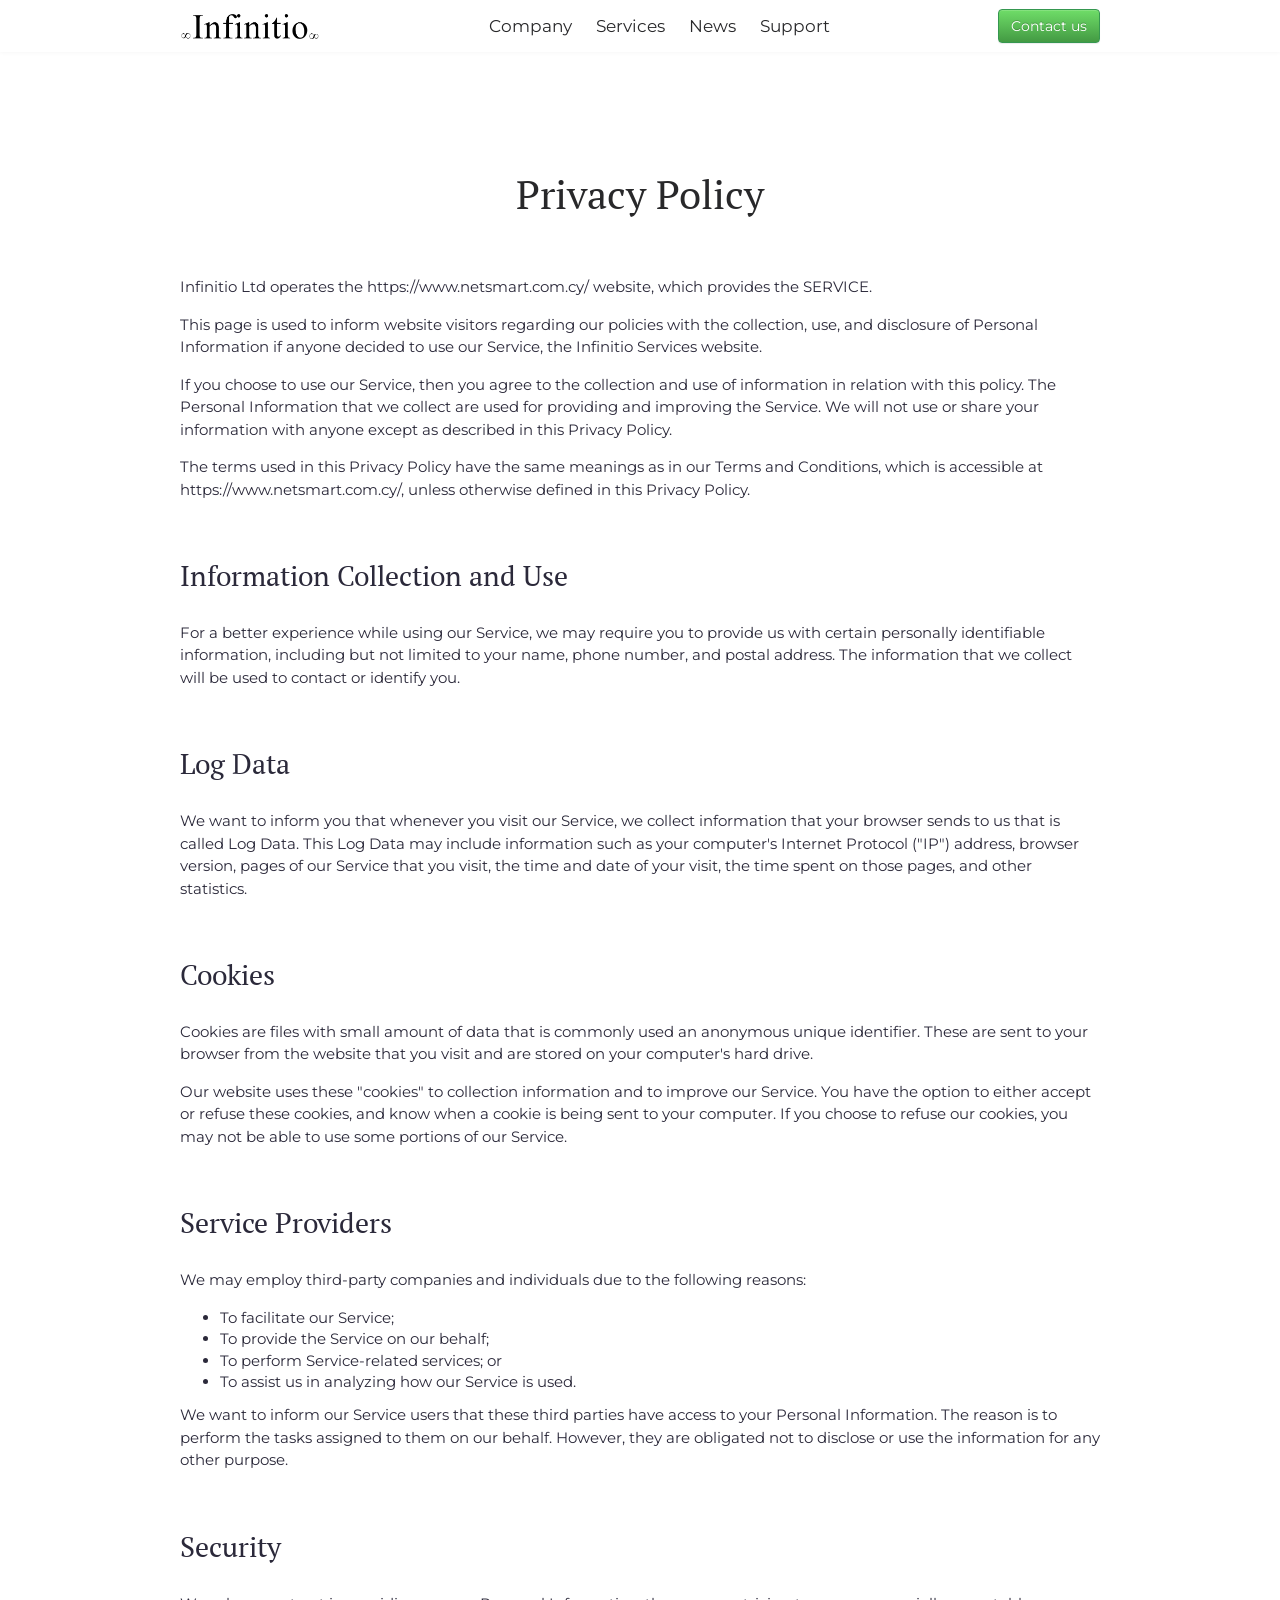
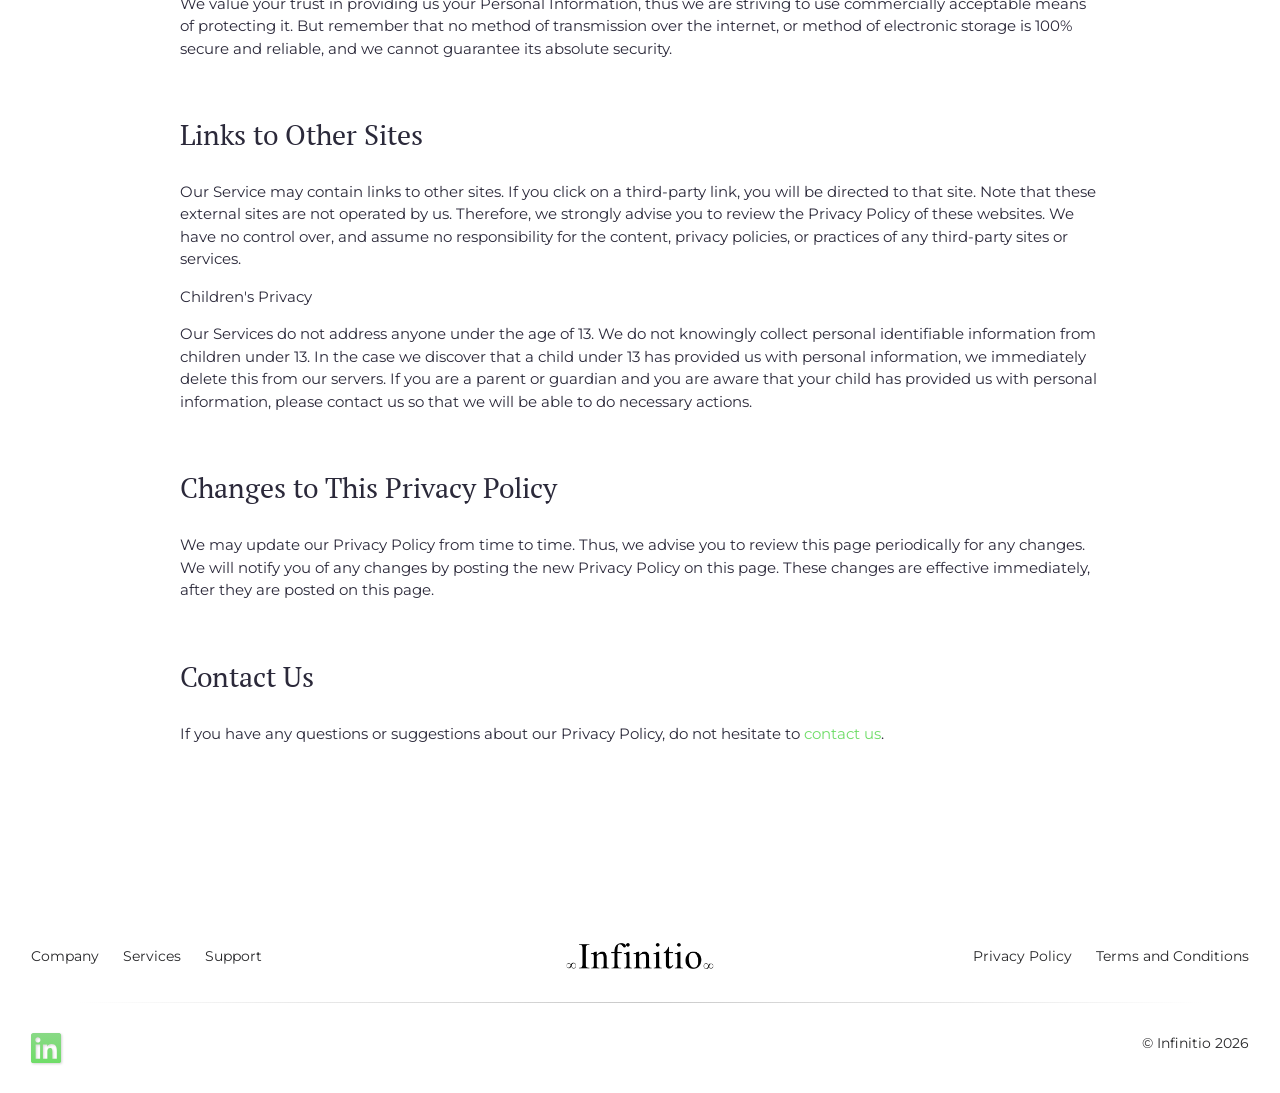
<file: policy.html>
<!doctype html>
<html class="no-js" lang="">

<head>
  <meta charset="utf-8">
  <title>Infinitio - Privacy Policy</title>
  <meta name="description" content="">
  <meta name="viewport" content="width=device-width, initial-scale=1">

  <meta property="og:title" content="">
  <meta property="og:type" content="">
  <meta property="og:url" content="">
  <meta property="og:image" content="">
  <link rel="apple-touch-icon" href="icon.png">
  <!-- Place favicon.ico in the root directory -->
  <link rel="stylesheet" href="css/normalize.css">
  <link rel="stylesheet" href="css/bootstrap.css">
  <link rel="stylesheet" href="css/bootstrap-theme.css">
  <link rel="stylesheet" href="css/main.css">
  <link rel="preconnect" href="https://fonts.googleapis.com">
  <link rel="preconnect" href="https://fonts.gstatic.com" crossorigin>
  <link href="https://fonts.googleapis.com/css2?family=Montserrat:wght@400;600&display=swap" rel="stylesheet">
  <meta name="theme-color" content="#fafafa">
</head>
<body>
<header>
  <div class="container">
    <div class="header_container col-md-12">
      <a href="index.html">
      <img class="header__logo" src="./img/logo.png" alt="logo">
      </a>
      <nav class="xs-d-none">
        <a href="index.html#company">Company</a>
        <a href="index.html#services">Services</a>
        <a href="https://www.linkedin.com/company/netsmart-cyprus-ltd./">News</a>
        <a href="support.html">Support</a>

      </nav>
      <div class="menu-toggle">
        <div class="bar"></div>
        <div class="bar"></div>
        <div class="bar"></div>
      </div>
      <a href="index.html#contact_us" class="btn btn-primary">Contact us</a>

      <nav class="mobile-menu">
        <a href="index.html#company">Company</a>
        <a href="index.html#services">Services</a>
        <a href="https://www.linkedin.com/company/netsmart-cyprus-ltd./">News</a>
        <a href="support.html">Support</a>
      </nav>
    </div>

  </div>

</header>
<section style="min-height: calc(100vh - 287px); margin-top: 52px" id="contact_us">
  <div class="container  gsapUp">
    <div class="col-sm-12 terms">
      <h2>Privacy Policy</h2>

      <p>Infinitio Ltd operates the https://www.netsmart.com.cy/ website, which provides the SERVICE.</p>

      <p>This page is used to inform website visitors regarding our policies with the collection, use, and disclosure of Personal Information if anyone decided to use our Service, the Infinitio Services website.</p>

      <p>If you choose to use our Service, then you agree to the collection and use of information in relation with this policy. The Personal Information that we collect are used for providing and improving the Service. We will not use or share your information with anyone except as described in this Privacy Policy.</p>

      <p>The terms used in this Privacy Policy have the same meanings as in our Terms and Conditions, which is accessible at https://www.netsmart.com.cy/, unless otherwise defined in this Privacy Policy.</p>

      <h3>Information Collection and Use</h3>

      <p>For a better experience while using our Service, we may require you to provide us with certain personally identifiable information, including but not limited to your name, phone number, and postal address. The information that we collect will be used to contact or identify you.</p>

      <h3>Log Data</h3>

      <p>We want to inform you that whenever you visit our Service, we collect information that your browser sends to us that is called Log Data. This Log Data may include information such as your computer's Internet Protocol ("IP") address, browser version, pages of our Service that you visit, the time and date of your visit, the time spent on those pages, and other statistics.</p>

      <h3>Cookies</h3>

      <p>Cookies are files with small amount of data that is commonly used an anonymous unique identifier. These are sent to your browser from the website that you visit and are stored on your computer's hard drive.</p>

      <p>Our website uses these "cookies" to collection information and to improve our Service. You have the option to either accept or refuse these cookies, and know when a cookie is being sent to your computer. If you choose to refuse our cookies, you may not be able to use some portions of our Service.</p>

      <h3>Service Providers</h3>

      <p>We may employ third-party companies and individuals due to the following reasons:</p>

      <ul>
        <li>To facilitate our Service;</li>
        <li>To provide the Service on our behalf;</li>
        <li>To perform Service-related services; or</li>
        <li>To assist us in analyzing how our Service is used.</li>
      </ul>

      <p>We want to inform our Service users that these third parties have access to your Personal Information. The reason is to perform the tasks assigned to them on our behalf. However, they are obligated not to disclose or use the information for any other purpose.</p>

      <h3>Security</h3>

      <p>We value your trust in providing us your Personal Information, thus we are striving to use commercially acceptable means of protecting it. But remember that no method of transmission over the internet, or method of electronic storage is 100% secure and reliable, and we cannot guarantee its absolute security.</p>

      <h3>Links to Other Sites</h3>

      <p>Our Service may contain links to other sites. If you click on a third-party link, you will be directed to that site. Note that these external sites are not operated by us. Therefore, we strongly advise you to review the Privacy Policy of these websites. We have no control over, and assume no responsibility for the content, privacy policies, or practices of any third-party sites or services.</p>

      <p>Children's Privacy</p>

      <p>Our Services do not address anyone under the age of 13. We do not knowingly collect personal identifiable information from children under 13. In the case we discover that a child under 13 has provided us with personal information, we immediately delete this from our servers. If you are a parent or guardian and you are aware that your child has provided us with personal information, please contact us so that we will be able to do necessary actions.</p>

      <h3>Changes to This Privacy Policy</h3>

      <p>We may update our Privacy Policy from time to time. Thus, we advise you to review this page periodically for any changes. We will notify you of any changes by posting the new Privacy Policy on this page. These changes are effective immediately, after they are posted on this page.</p>


      <h3>Contact Us</h3>

      <p>If you have any questions or suggestions about our Privacy Policy, do not hesitate to <a href="support.html">contact us</a>.</p>
    </div>
    <div class="clearfix"></div>
    <p></p>

  </div>
</section>
<footer>
  <div class="col-sm-12 py-1 d-flex justify-content-between align-items-center">
    <nav>
      <a href="index.html#company">Company</a>
      <a href="index.html#services">Services</a>
      <a href="support.html">Support</a>

    </nav>
    <img class="logoCenter" src="img/logo.png" alt="logo">
    <nav>
      <a href="policy.html">Privacy Policy</a>
      <a href="terms.html">Terms and Conditions</a>
    </nav>

  </div>
  <div class="col-sm-12">
    <div class="divider div-transparent mb-0"></div>
  </div>
  <div class="col-sm-12 py-1 d-flex justify-content-between footer_second">

    <a style="margin: 0 16px" href="https://www.linkedin.com/company/netsmart-cyprus-ltd./">
      <svg class="social" viewBox="0 0 111 110" xmlns="http://www.w3.org/2000/svg">
        <linearGradient id="grad1" x1="0%" y1="0%" x2="0%" y2="100%">
          <stop offset="0%" style="stop-color:#89d986;stop-opacity:1"/>
          <stop offset="100%" style="stop-color:#6fdd68;stop-opacity:1"/>
        </linearGradient>
        <path fill="url(#grad1)"
              d="M102.571 0H7.86545C3.52589 0 0 3.57521 0 7.96408V102.497C0 106.886 3.52589 110.462 7.86545 110.462H102.571C106.911 110.462 110.462 106.886 110.462 102.497V7.96408C110.462 3.57521 106.911 0 102.571 0ZM33.385 94.6813H17.013V41.9655H33.4097V94.6813H33.385ZM25.199 34.7658C19.9472 34.7658 15.7063 30.5002 15.7063 25.273C15.7063 20.0458 19.9472 15.7802 25.199 15.7802C30.4262 15.7802 34.6918 20.0458 34.6918 25.273C34.6918 30.5249 30.4509 34.7658 25.199 34.7658ZM94.7553 94.6813H78.3833V69.0385C78.3833 62.9236 78.26 55.0582 69.8768 55.0582C61.3456 55.0582 60.0388 61.7155 60.0388 68.5946V94.6813H43.6668V41.9655H59.3731V49.1652H59.595C61.7894 45.0229 67.1399 40.6587 75.104 40.6587C91.6732 40.6587 94.7553 51.5816 94.7553 65.7838V94.6813Z"/>
      </svg>
    </a>
    <span style="margin: 0 16px"> © Infinitio&nbsp;<span id="year"></span></span>
  </div>

</footer>
<script src="js/main.js"></script>
</body>
</html>
</file>
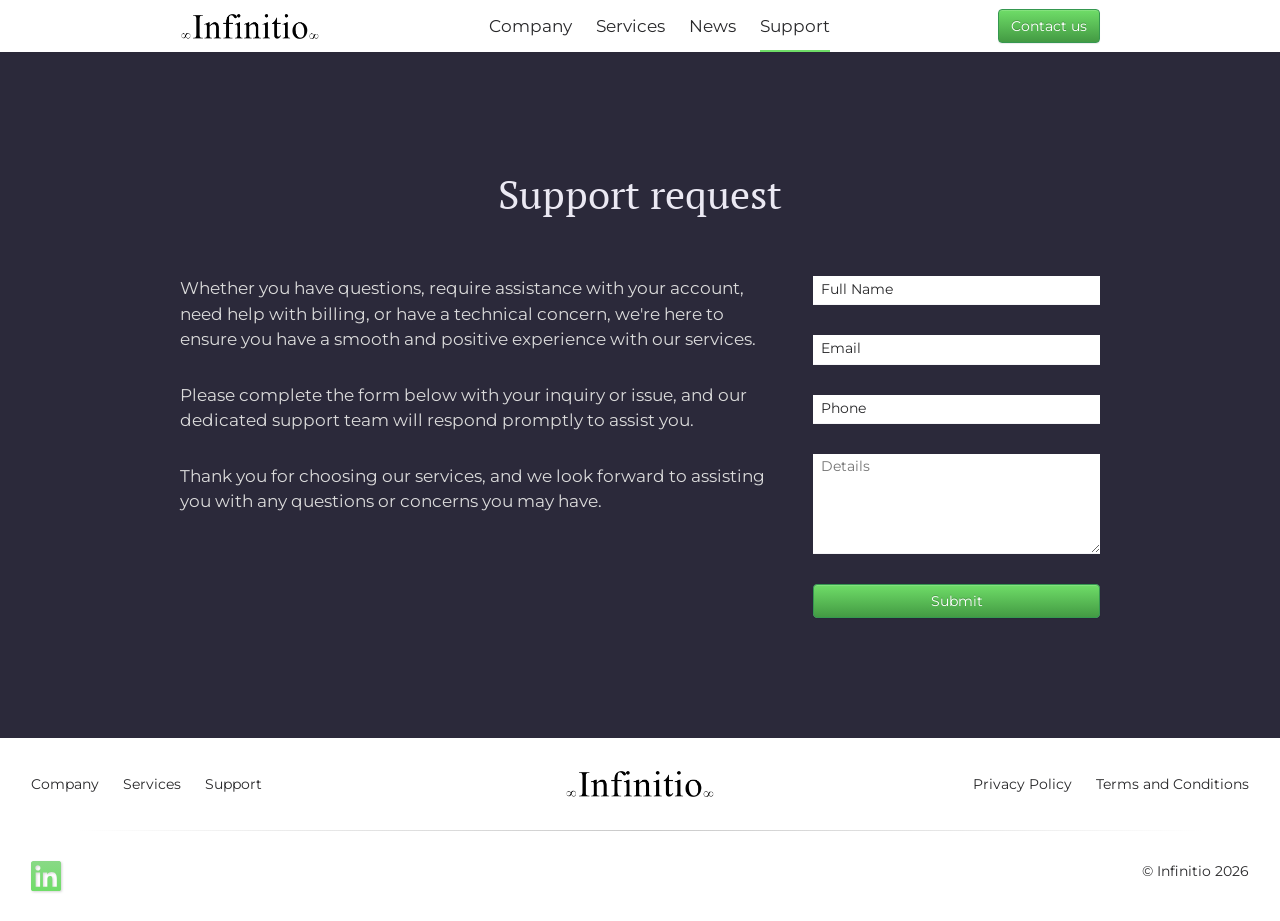
<file: support.html>
<!doctype html>
<html class="no-js" lang="">

<head>
  <meta charset="utf-8">
  <title>Infinitio - Support</title>
  <meta name="description" content="">
  <meta name="viewport" content="width=device-width, initial-scale=1">

  <meta property="og:title" content="">
  <meta property="og:type" content="">
  <meta property="og:url" content="">
  <meta property="og:image" content="">
  <link rel="apple-touch-icon" href="icon.png">
  <!-- Place favicon.ico in the root directory -->
  <link rel="stylesheet" href="css/normalize.css">
  <link rel="stylesheet" href="css/bootstrap.css">
  <link rel="stylesheet" href="css/bootstrap-theme.css">
  <link rel="stylesheet" href="css/main.css">
  <link rel="preconnect" href="https://fonts.googleapis.com">
  <link rel="preconnect" href="https://fonts.gstatic.com" crossorigin>
  <link href="https://fonts.googleapis.com/css2?family=Montserrat:wght@400;600&display=swap" rel="stylesheet">
  <meta name="theme-color" content="#fafafa">
</head>
<body>
<header>
  <div class="container">
    <div class="header_container col-md-12">
      <a href="index.html">
        <img class="header__logo" src="./img/logo.png" alt="logo">
      </a>
      <nav class="xs-d-none">
        <a href="index.html#company">Company</a>
        <a href="index.html#services">Services</a>
        <a href="https://www.linkedin.com/company/netsmart-cyprus-ltd./">News</a>
        <a class="active" href="support.html">Support</a>

      </nav>
      <div class="menu-toggle">
        <div class="bar"></div>
        <div class="bar"></div>
        <div class="bar"></div>
      </div>
      <a href="index.html#contact_us" class="btn btn-primary">Contact us</a>

      <nav class="mobile-menu">
        <a href="index.html#company">Company</a>
        <a href="index.html#services">Services</a>
        <a href="https://www.linkedin.com/company/netsmart-cyprus-ltd./">News</a>
        <a class="active" href="support.html">Support</a>
      </nav>
    </div>

  </div>

</header>
<section class="bg-grey" style="min-height: calc(100vh - 287px); margin-top: 52px" id="contact_us">
  <div class="container  gsapUp">
    <div class="col-sm-12">
      <h2 class="text-center text-main-lighter">Support request</h2>
    </div>
    <div class="clearfix"></div>
    <div class="flex-wrap">
      <div class="col-sm-8">
        <p class="text-neutral">Whether you have questions, require assistance with your account, need help
          with billing, or have a technical concern, we're here to ensure you have a smooth and positive experience with
          our services.</p>
        <p class=" text-neutral">Please complete the form below with your inquiry or issue, and our dedicated support team will respond
          promptly to assist you.</p>
        <p class=" text-neutral">Thank you for choosing our services, and we look forward to assisting you with any questions or concerns you may have.</p>
      </div>
      <form name="contactSuccess" id="contactform" method="post" class="col-sm-4 d-flex flex-column justify-content-between">
        <input type="hidden" name="form-name" value="supportForm">
        <div class="xs-mb-1 input-container">
          <input placeholder=" " id="name" name="fullContactName" class="text-input mb-1"
                                                    type="text"><label
          for="name">Full Name</label></div>
        <div class="xs-mb-1 input-container">
          <input placeholder=" " id="contactEmail" name="contactEmail" id="contactEmail" class="text-input mb-1" type="text">
          <label for="contactEmail">Email</label></div>
        <div class="xs-mb-1 input-container">
          <input placeholder=" " name="formContactPhone" id="contactPhone" class="text-input mb-1" type="text"><label
          for="email">Phone</label></div>
        <div class="xs-mb-1 input-container">
          <textarea style="font-size: 14px; min-height: 100px" placeholder="Details"
                                                       id="email" class="text-input mb-1" type="text"></textarea></div>

        <input class="btn btn-primary" value="Submit" type="submit"></form>
    </div>

  </div>
</section>
<footer>
  <div class="col-sm-12 py-1 d-flex justify-content-between align-items-center">
    <nav>
      <a href="index.html#company">Company</a>
      <a href="index.html#services">Services</a>
      <a href="support.html">Support</a>

    </nav>
    <img class="logoCenter" src="img/logo.png" alt="logo">
    <nav>
      <a href="policy.html">Privacy Policy</a>
      <a href="terms.html">Terms and Conditions</a>
    </nav>

  </div>
  <div class="col-sm-12">
    <div class="divider div-transparent mb-0"></div>
  </div>
  <div class="col-sm-12 py-1 d-flex justify-content-between footer_second">

    <a style="margin: 0 16px" href="https://www.linkedin.com/company/netsmart-cyprus-ltd./">
      <svg class="social" viewBox="0 0 111 110" xmlns="http://www.w3.org/2000/svg">
        <linearGradient id="grad1" x1="0%" y1="0%" x2="0%" y2="100%">
          <stop offset="0%" style="stop-color:#89d986;stop-opacity:1"/>
          <stop offset="100%" style="stop-color:#6fdd68;stop-opacity:1"/>
        </linearGradient>
        <path fill="url(#grad1)"
              d="M102.571 0H7.86545C3.52589 0 0 3.57521 0 7.96408V102.497C0 106.886 3.52589 110.462 7.86545 110.462H102.571C106.911 110.462 110.462 106.886 110.462 102.497V7.96408C110.462 3.57521 106.911 0 102.571 0ZM33.385 94.6813H17.013V41.9655H33.4097V94.6813H33.385ZM25.199 34.7658C19.9472 34.7658 15.7063 30.5002 15.7063 25.273C15.7063 20.0458 19.9472 15.7802 25.199 15.7802C30.4262 15.7802 34.6918 20.0458 34.6918 25.273C34.6918 30.5249 30.4509 34.7658 25.199 34.7658ZM94.7553 94.6813H78.3833V69.0385C78.3833 62.9236 78.26 55.0582 69.8768 55.0582C61.3456 55.0582 60.0388 61.7155 60.0388 68.5946V94.6813H43.6668V41.9655H59.3731V49.1652H59.595C61.7894 45.0229 67.1399 40.6587 75.104 40.6587C91.6732 40.6587 94.7553 51.5816 94.7553 65.7838V94.6813Z"/>
      </svg>
    </a>
    <span style="margin: 0 16px"> © Infinitio&nbsp;<span id="year"></span></span>
  </div>

</footer>
</body>
<script src="js/main.js"></script>
</html>
</file>
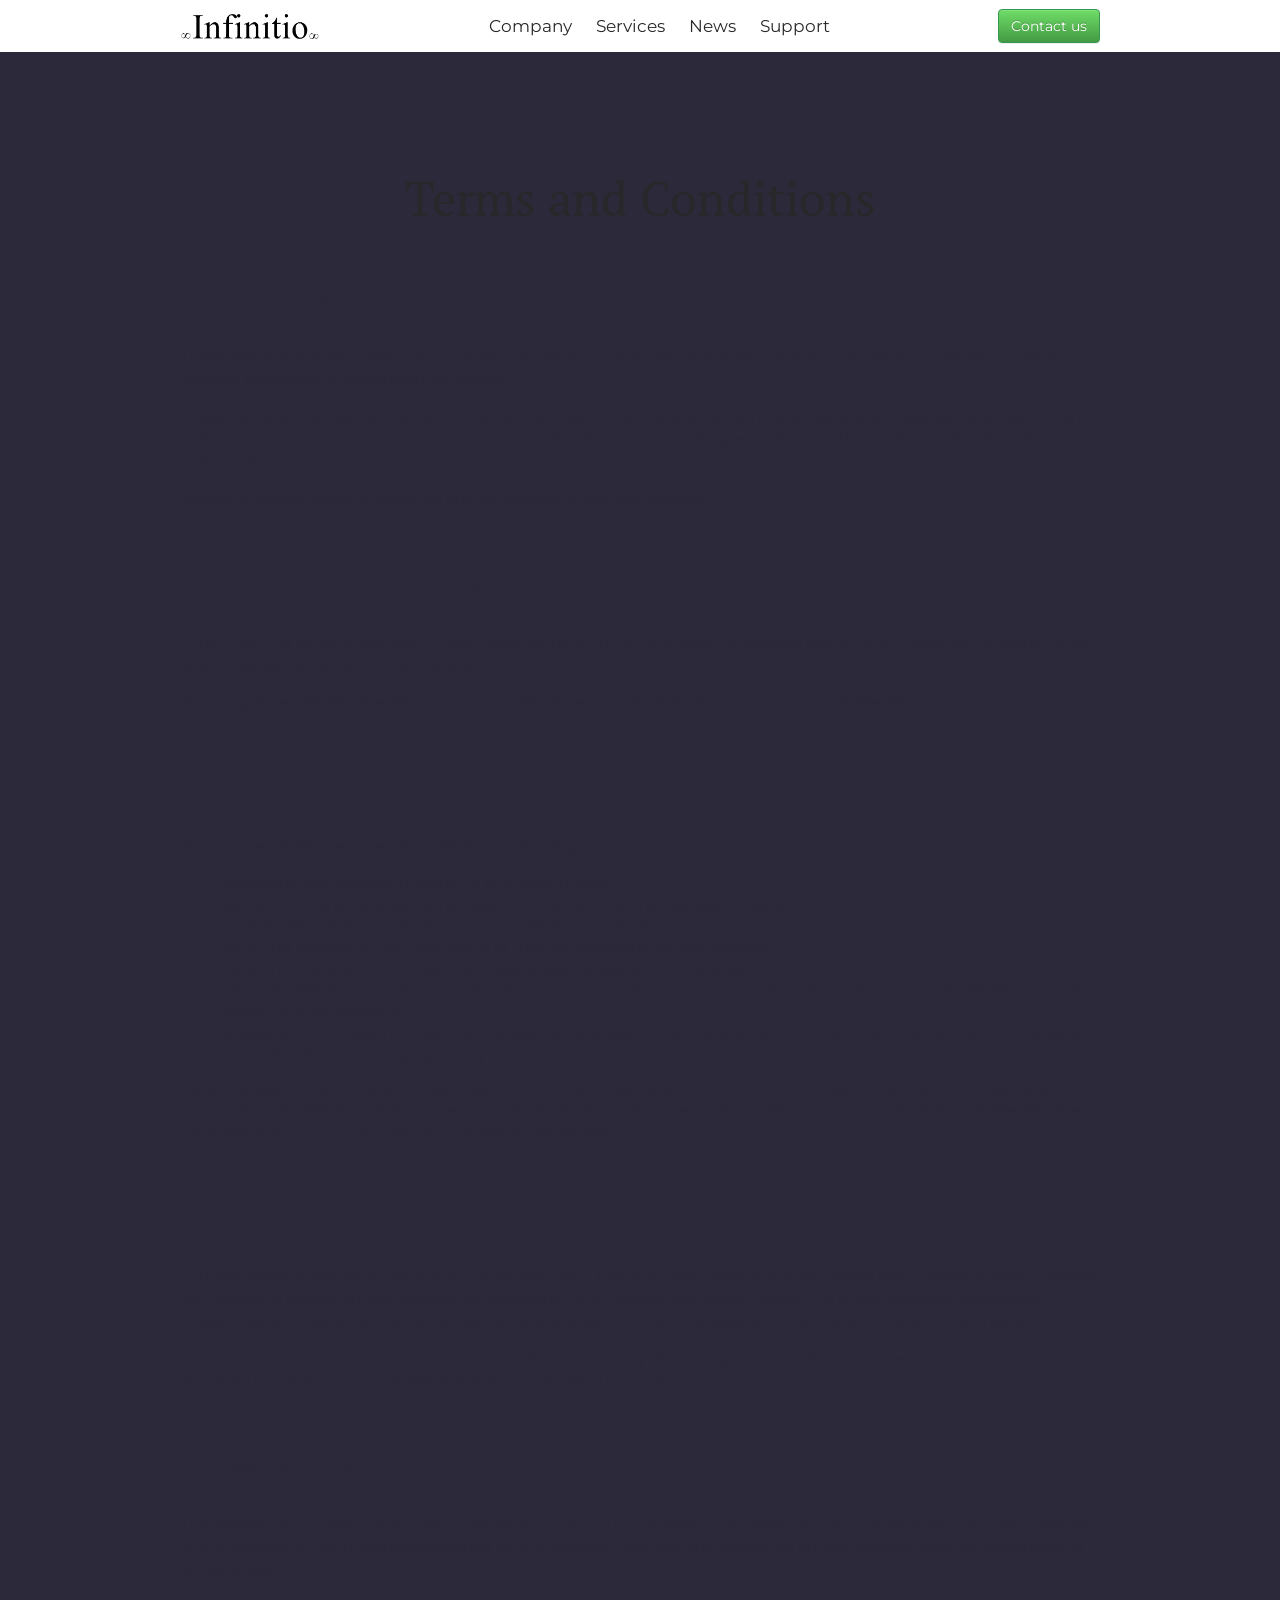
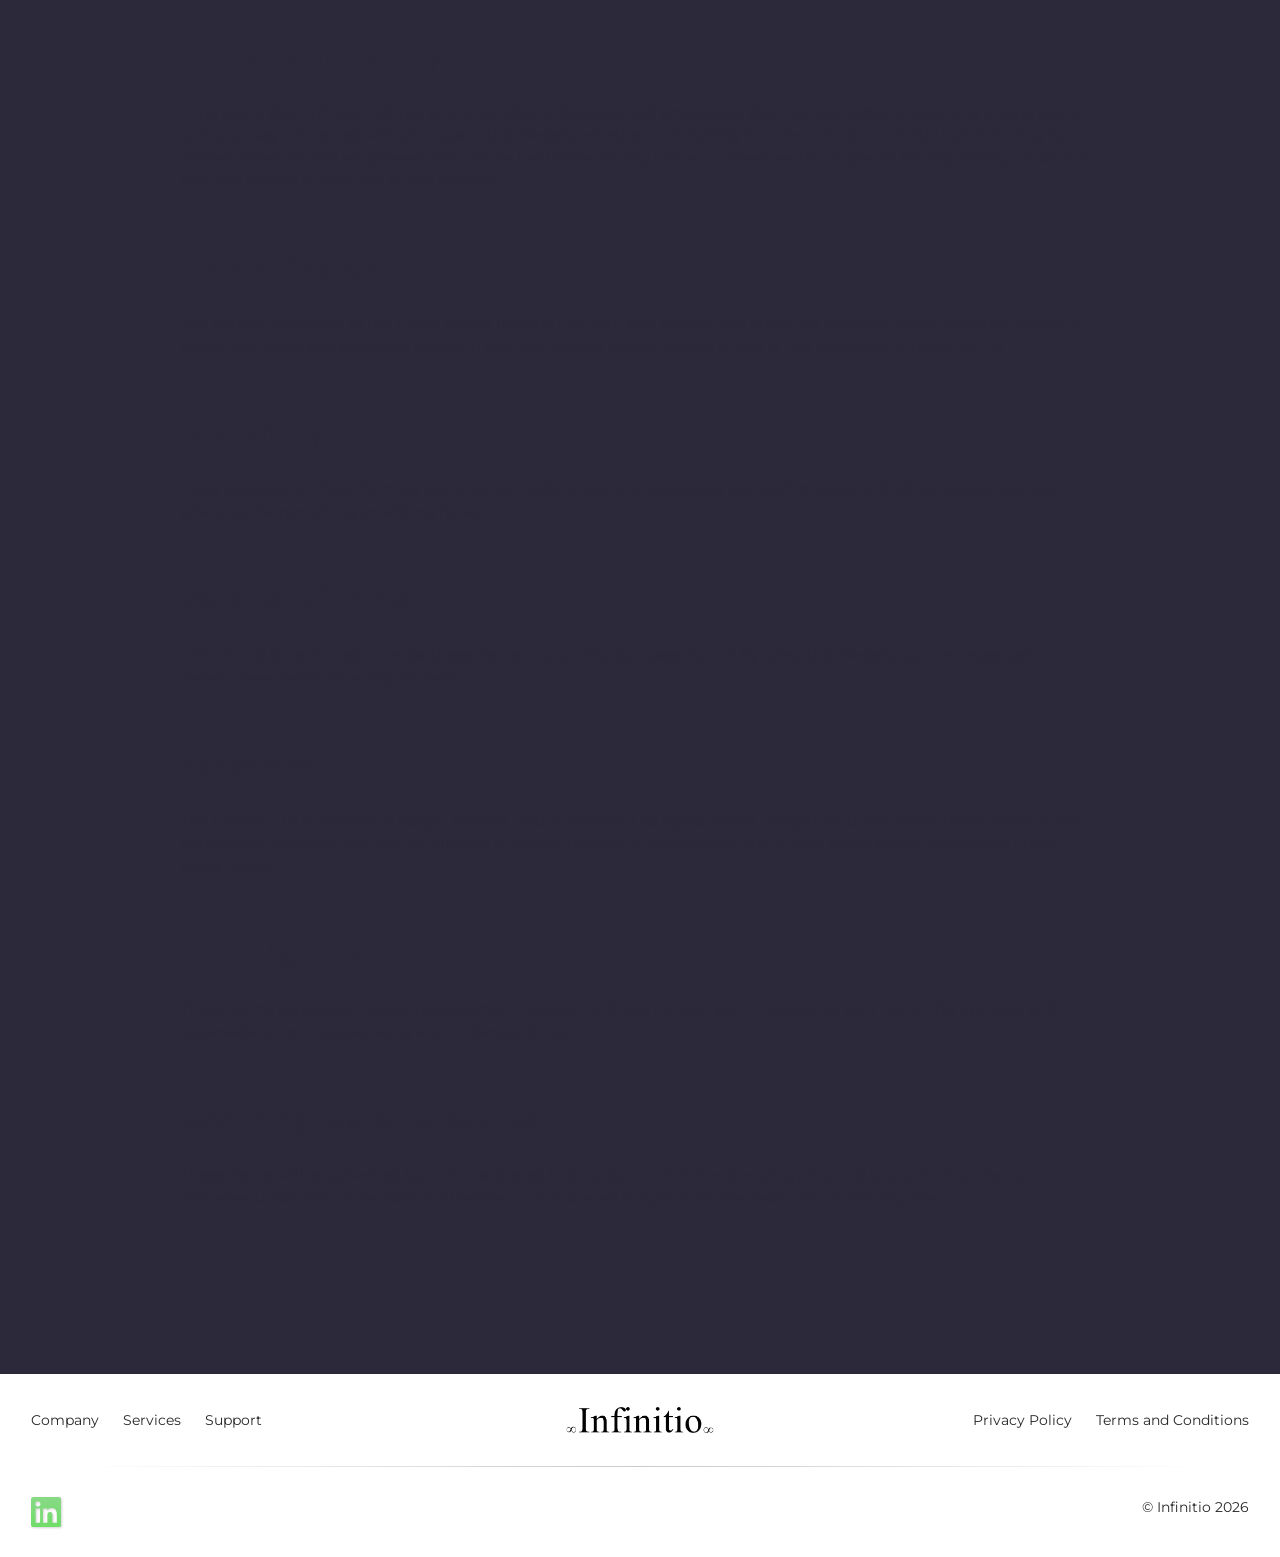
<file: terms.html>
<!doctype html>
<html class="no-js" lang="">

<head>
  <meta charset="utf-8">
  <title>Infinitio - Terms and Conditions</title>
  <meta name="description" content="">
  <meta name="viewport" content="width=device-width, initial-scale=1">
  <meta property="og:title" content="">
  <meta property="og:type" content="">
  <meta property="og:url" content="">
  <meta property="og:image" content="">
  <link rel="apple-touch-icon" href="icon.png">
  <!-- Place favicon.ico in the root directory -->
  <link rel="stylesheet" href="css/normalize.css">
  <link rel="stylesheet" href="css/bootstrap.css">
  <link rel="stylesheet" href="css/bootstrap-theme.css">
  <link rel="stylesheet" href="css/main.css">
  <link rel="preconnect" href="https://fonts.googleapis.com">
  <link rel="preconnect" href="https://fonts.gstatic.com" crossorigin>
  <link href="https://fonts.googleapis.com/css2?family=Montserrat:wght@400;600&display=swap" rel="stylesheet">
  <meta name="theme-color" content="#fafafa">
</head>
<body>
<header>
  <div class="container">
    <div class="header_container col-md-12">
      <a href="index.html">
      <img class="header__logo" src="./img/logo.png" alt="logo">
      </a>
      <nav class="xs-d-none">
        <a href="index.html#company">Company</a>
        <a href="index.html#services">Services</a>
        <a href="https://www.linkedin.com/company/netsmart-cyprus-ltd./">News</a>
        <a href="support.html">Support</a>

      </nav>
      <div class="menu-toggle">
        <div class="bar"></div>
        <div class="bar"></div>
        <div class="bar"></div>
      </div>
      <a href="index.html#contact_us" class="btn btn-primary">Contact us</a>

      <nav class="mobile-menu">
        <a href="index.html#company">Company</a>
        <a href="index.html#services">Services</a>
        <a href="https://www.linkedin.com/company/netsmart-cyprus-ltd./">News</a>
        <a href="support.html">Support</a>
      </nav>
    </div>

  </div>

</header>
<section class="bg-grey" style="min-height: calc(100vh - 287px); margin-top: 52px" id="contact_us">
  <div class="container  gsapUp">
    <div class="col-sm-12 terms">
      <h1>Terms and Conditions</h1>

      <h3>Introduction</h3>

      <p>These Website Standard Terms and Conditions written on this webpage shall manage your use of our website, Infinitio Services accessible at www.netsmart.com.cy.</p>

      <p>These Terms will be applied fully and affect to your use of this Website. By using this Website, you agreed to accept all terms and conditions written in here. You must not use this Website if you disagree with any of these Website Standard Terms and Conditions. </p>

      <p>Minors or people below 18 years old are not allowed to use this Website.</p>

      <h3>Intellectual Property Rights</h3>

      <p>Other than the content you own, under these Terms, Infinitio Ltd and/or its licensors own all the intellectual property rights and materials contained in this Website.</p>

      <p>You are granted limited license only for purposes of viewing the material contained on this Website.</p>

      <h3>Restrictions</h3>

      <p>You are specifically restricted from all of the following:</p>

      <ul>
        <li>publishing any Website material in any other media;</li>
        <li>selling, sublicensing and/or otherwise commercializing any Website material;</li>
        <li>publicly performing and/or showing any Website material;</li>
        <li>using this Website in any way that is or may be damaging to this Website;</li>
        <li>using this Website in any way that impacts user access to this Website;</li>
        <li>using this Website contrary to applicable laws and regulations, or in any way may cause harm to the Website, or to any person or business entity;</li>
        <li>engaging in any data mining, data harvesting, data extracting or any other similar activity in relation to this Website;</li>
        <li>using this Website to engage in any advertising or marketing.</li>
      </ul>

      <p>Certain areas of this Website are restricted from being access by you and Infinitio Ltd may further restrict access by you to any areas of this Website, at any time, in absolute discretion. Any user ID and password you may have for this Website are confidential and you must maintain confidentiality as well.</p>

      <h3>Your Content</h3>

      <p>In these Website Standard Terms and Conditions, "Your Content" shall mean any audio, video text, images or other material you choose to display on this Website. By displaying Your Content, you grant Infinitio Ltd a non-exclusive, worldwide irrevocable, sub licensable license to use, reproduce, adapt, publish, translate and distribute it in any and all media.</p>

      <p>Your Content must be your own and must not be invading any third-party's rights. Infinitio Ltd reserves the right to remove any of Your Content from this Website at any time without notice.</p>

      <h3>No warranties</h3>

      <p>This Website is provided "as is," with all faults, and Infinitio Ltd express no representations or warranties, of any kind related to this Website or the materials contained on this Website. Also, nothing contained on this Website shall be interpreted as advising you.</p>

      <h3>Limitation of liability</h3>

      <p>In no event shall Infinitio Ltd, nor any of its officers, directors and employees, shall be held liable for anything arising out of or in any way connected with your use of this Website whether such liability is under contract.  Infinitio Ltd, including its officers, directors and employees shall not be held liable for any indirect, consequential or special liability arising out of or in any way related to your use of this Website.</p>

      <h3>Indemnification</h3>

      <p>You hereby indemnify to the fullest extent Infinitio Ltd from and against any and/or all liabilities, costs, demands, causes of action, damages and expenses arising in any way related to your breach of any of the provisions of these Terms.</p>

      <h3>Severability</h3>

      <p>If any provision of these Terms is found to be invalid under any applicable law, such provisions shall be deleted without affecting the remaining provisions herein.</p>

      <h3>Variation of Terms</h3>

      <p>Infinitio Ltd is permitted to revise these Terms at any time as it sees fit, and by using this Website you are expected to review these Terms on a regular basis.</p>

      <h3>Assignment</h3>

      <p>The Infinitio Ltd is allowed to assign, transfer, and subcontract its rights and/or obligations under these Terms without any notification. However, you are not allowed to assign, transfer, or subcontract any of your rights and/or obligations under these Terms.</p>

      <h3>Entire Agreement</h3>

      <p>These Terms constitute the entire agreement between Infinitio Ltd and you in relation to your use of this Website, and supersede all prior agreements and understandings.</p>

      <h3>Governing Law & Jurisdiction</h3>

      <p>These Terms will be governed by and interpreted in accordance with the laws of Cyprus, and you submit to the non-exclusive jurisdiction of the state and federal courts located in Cyprus for the resolution of any disputes.</p>

    </div>
    <div class="clearfix"></div>
<p></p>

  </div>
</section>
<footer>
  <div class="col-sm-12 py-1 d-flex justify-content-between align-items-center">
    <nav>
      <a href="index.html#company">Company</a>
      <a href="index.html#services">Services</a>
      <a href="support.html">Support</a>

    </nav>
    <img class="logoCenter" src="img/logo.png" alt="logo">
    <nav>
      <a href="policy.html">Privacy Policy</a>
      <a href="terms.html">Terms and Conditions</a>
    </nav>

  </div>
  <div class="col-sm-12">
    <div class="divider div-transparent mb-0"></div>
  </div>
  <div class="col-sm-12 py-1 d-flex justify-content-between footer_second">

    <a style="margin: 0 16px" href="https://www.linkedin.com/company/netsmart-cyprus-ltd./">
      <svg class="social" viewBox="0 0 111 110" xmlns="http://www.w3.org/2000/svg">
        <linearGradient id="grad1" x1="0%" y1="0%" x2="0%" y2="100%">
          <stop offset="0%" style="stop-color:#89d986;stop-opacity:1"/>
          <stop offset="100%" style="stop-color:#6fdd68;stop-opacity:1"/>
        </linearGradient>
        <path fill="url(#grad1)"
              d="M102.571 0H7.86545C3.52589 0 0 3.57521 0 7.96408V102.497C0 106.886 3.52589 110.462 7.86545 110.462H102.571C106.911 110.462 110.462 106.886 110.462 102.497V7.96408C110.462 3.57521 106.911 0 102.571 0ZM33.385 94.6813H17.013V41.9655H33.4097V94.6813H33.385ZM25.199 34.7658C19.9472 34.7658 15.7063 30.5002 15.7063 25.273C15.7063 20.0458 19.9472 15.7802 25.199 15.7802C30.4262 15.7802 34.6918 20.0458 34.6918 25.273C34.6918 30.5249 30.4509 34.7658 25.199 34.7658ZM94.7553 94.6813H78.3833V69.0385C78.3833 62.9236 78.26 55.0582 69.8768 55.0582C61.3456 55.0582 60.0388 61.7155 60.0388 68.5946V94.6813H43.6668V41.9655H59.3731V49.1652H59.595C61.7894 45.0229 67.1399 40.6587 75.104 40.6587C91.6732 40.6587 94.7553 51.5816 94.7553 65.7838V94.6813Z"/>
      </svg>
    </a>
    <span style="margin: 0 16px"> © Infinitio&nbsp;<span id="year"></span></span>
  </div>

</footer>
<script src="js/main.js"></script>
</body>
</html>
</file>
<file: css/main.css>
@import url('https://fonts.googleapis.com/css2?family=Montserrat:wght@400;600&family=PT+Serif:wght@400;700&family=Tinos&display=swap');

:root {
    --main-color: #2b293a;
    --main-color-lighter: #ebe9f3;
    --accent-color: #6fdd68;
    --accent-darker: #58a352;
    --neutral-color: #dbdbdb;
    --contrast-text: #28282A;
    --grey-text: #6E6E70;
    --grey-text-lighter: #b2b2b2;
    --background-default: rgba(255, 255, 255);
    --background-alt: #F5F5F7;
    --thirdly-one: #f2ea4a;


}

html {
    color: #222;
    font-size: 1em;
    line-height: 1.4;
    font-weight: 400;
    scroll-behavior: smooth;
    overflow-x: hidden;
}

body {
    overflow-x: hidden;
}

/*
 * Remove text-shadow in selection highlight:
 * https://twitter.com/miketaylr/status/12228805301
 *
 * Vendor-prefixed and regular ::selection selectors cannot be combined:
 * https://stackoverflow.com/a/16982510/7133471
 *
 * Customize the background color to match your design.
 */

::-moz-selection {
    background: #b3d4fc;
    text-shadow: none;
}

::selection {
    background: #b3d4fc;
    text-shadow: none;
}

/*
 * A better looking default horizontal rule
 */

hr {
    display: block;
    height: 1px;
    border: 0;
    border-top: 1px solid #ccc;
    margin: 1em 0;
    padding: 0;
}

/*
 * Remove the gap between audio, canvas, iframes,
 * images, videos and the bottom of their containers:
 * https://github.com/h5bp/html5-boilerplate/issues/440
 */

audio,
canvas,
iframe,
img,
svg,
video {
    vertical-align: middle;
}

/*
 * Remove default fieldset styles.
 */

fieldset {
    border: 0;
    margin: 0;
    padding: 0;
}

/*
 * Allow only vertical resizing of textareas.
 */

textarea {
    resize: vertical;
}

/* ==========================================================================
   Author's custom styles
   ========================================================================== */

/* ==========================================================================
   Helper classes
   ========================================================================== */

/*
 * Hide visually and from screen readers
 */

.hidden,
[hidden] {
    display: none !important;
}

/*
 * Hide only visually, but have it available for screen readers:
 * https://snook.ca/archives/html_and_css/hiding-content-for-accessibility
 *
 * 1. For long content, line feeds are not interpreted as spaces and small width
 *    causes content to wrap 1 word per line:
 *    https://medium.com/@jessebeach/beware-smushed-off-screen-accessible-text-5952a4c2cbfe
 */

.sr-only {
    border: 0;
    clip: rect(0, 0, 0, 0);
    height: 1px;
    margin: -1px;
    overflow: hidden;
    padding: 0;
    position: absolute;
    white-space: nowrap;
    width: 1px;
    /* 1 */
}

/*
 * Extends the .sr-only class to allow the element
 * to be focusable when navigated to via the keyboard:
 * https://www.drupal.org/node/897638
 */

.sr-only.focusable:active,
.sr-only.focusable:focus {
    clip: auto;
    height: auto;
    margin: 0;
    overflow: visible;
    position: static;
    white-space: inherit;
    width: auto;
}

/*
 * Hide visually and from screen readers, but maintain layout
 */

.invisible {
    visibility: hidden;
}

/*
 * Clearfix: contain floats
 *
 * For modern browsers
 * 1. The space content is one way to avoid an Opera bug when the
 *    `contenteditable` attribute is included anywhere else in the document.
 *    Otherwise it causes space to appear at the top and bottom of elements
 *    that receive the `clearfix` class.
 * 2. The use of `table` rather than `block` is only necessary if using
 *    `:before` to contain the top-margins of child elements.
 */

.clearfix::before,
.clearfix::after {
    content: " ";
    display: table;
}

.clearfix::after {
    clear: both;
}

/* ==========================================================================
   EXAMPLE Media Queries for Responsive Design.
   These examples override the primary ('mobile first') styles.
   Modify as content requires.
   ========================================================================== */

@media only screen and (min-width: 35em) {
    /* Style adjustments for viewports that meet the condition */
}

@media print,
(-webkit-min-device-pixel-ratio: 1.25),
(min-resolution: 1.25dppx),
(min-resolution: 120dpi) {
    /* Style adjustments for high resolution devices */
}

/* ==========================================================================
   Print styles.
   Inlined to avoid the additional HTTP request:
   https://www.phpied.com/delay-loading-your-print-css/
   ========================================================================== */

@media print {
    *,
    *::before,
    *::after {
        background: #fff !important;
        color: #000 !important;
        /* Black prints faster */
        box-shadow: none !important;
        text-shadow: none !important;
    }

    a,
    a:visited {
        text-decoration: underline;
    }

    a[href]::after {
        content: " (" attr(href) ")";
    }

    abbr[title]::after {
        content: " (" attr(title) ")";
    }

    /*
     * Don't show links that are fragment identifiers,
     * or use the `javascript:` pseudo protocol
     */
    a[href^="#"]::after,
    a[href^="javascript:"]::after {
        content: "";
    }

    pre {
        white-space: pre-wrap !important;
    }

    pre,
    blockquote {
        border: 1px solid #999;
        page-break-inside: avoid;
    }

    /*
     * Printing Tables:
     * https://web.archive.org/web/20180815150934/http://css-discuss.incutio.com/wiki/Printing_Tables
     */
    thead {
        display: table-header-group;
    }

    tr,
    img {
        page-break-inside: avoid;
    }

    h2, h3 {
        margin: 0;
    }

    p,
    h2,
    h3 {
        orphans: 3;
        widows: 3;
    }

    h2,
    h3 {
        page-break-after: avoid;
    }
}

h1, h2, h3 {
    font-family: "PT serif", serif;

}

h1, h2, h3 {
    font-weight: 400;
}

section {
    padding-top: 120px;
    padding-bottom: 120px;
}

.max-w-720 {
    max-width: 720px;
}

.max-w-480 {
    max-width: 480px;
}

.m-auto {
    margin-left: auto;
    margin-right: auto;
}

.px-0 {
    padding-left: 0;
    padding-right: 0;
}

.p-0 {
    padding: 0;
}

.px-1 {
    padding-left: 15px !important;
    padding-right: 15px !important;
}

.px-2 {
    padding-left: 30px !important;
    padding-right: 30px !important;
}

.py-1 {
    padding-top: 30px !important;
    padding-bottom: 30px !important;
}

.py-2 {
    padding-top: 60px;
    padding-bottom: 60px;
}

.py-3 {
    padding-top: 120px;
    padding-bottom: 120px;
}

.mx-1 {
    margin-top: 30px;
    margin-bottom: 30px;
}

.px-1 {
    padding-left: 20px;
    padding-right: 20px;
}

.m-sm-0 {
    margin: 0 !important;
}

.my-0 {
    margin-bottom: 0;
    margin-top: 0;
}

.my-2 {
    margin-top: 60px;
    margin-bottom: 60px;
}

.my-3 {
    margin-top: 120px;
    margin-bottom: 120px;
}

.mx-1 {
    margin-left: 30px;
    margin-right: 30px;
}

.mb-0 {
    margin-bottom: 0 !important;
}

.mb-1 {
    margin-bottom: 30px;
}

.mb-2 {
    margin-bottom: 60px;
}

.mb-2 {
    margin-bottom: 60px;
}

.mb-3 {
    margin-bottom: 120px;
}

.mt-0 {
    margin-top: 0px;
}

.mt-1 {
    margin-top: 30px;
}

.mt-3 {
    margin-top: 120px;
}

.sm-mb-1 {
    margin-bottom: 30px;
}

.sm-mb-2 {
    margin-bottom: 60px;
}

.w-100 {
    width: 100%;
}

.no-padding {
    padding: 0 !important;
}

.container {
    max-width: 980px;
}
.bg-grey {
    background: var(--main-color);
}

.bg-main-light {
    background-color: var(--main-color-lighter);
}

.text-neutral {
    color: var(--neutral-color);
}

.bg-default {
    background-color: var(--background-default);
}

.bg-gradient {
    background-image: linear-gradient(135deg,var(--main-color), var(--accent-color));
    background-size: 200% 200%;
    background-repeat: no-repeat;
}

.bg-main {
    background: var(--main-color);
}

.bg-accend {
    background: var(--accent-darker);
}

.text-thin {
    font-weight: 400;
}

.text-normal {
    font-weight: 600;
}

.text-accent {
    color: var(--accent-color);
}

.text-accent-darker {
    color: var(--accent-darker);
}
p .text-accent-darker {
    font-weight: 600;
}

.text-main {
    color: var(--main-color);
}

.text-main-lighter {
    color: var(--main-color-lighter);
}

.text-grey {
    color: var(--grey-text);
}

.text-contrast {
    color: var(--contrast-text);
}

.text-white {
    color: #fff;
}

.rounded_container {
    border-radius: 4px;
    padding: 30px 30px;
    height: 100%;
    overflow: hidden;
    position: relative;
}

.stroke-button {
    border: 2px solid var(--main-color-lighter);
    color: var(--main-color-lighter);
    border-radius: 4px;
    transition: color 0.3s, border 0.3s;
    padding-top: 15px;
    padding-bottom: 15px;

}

.stroke-button:hover {
    border: 2px solid var(--accent-color);
    color: var(--accent-color);
}

.rounded_container h4 {
    z-index: 5;
    position: relative;

}

.grid-container .rounded_container {
    min-height: 200px;
}

.gradient-container h4 {
    text-shadow: 0px 2px 2px #00000080;
}

.flex-wrap {
    display: flex;
    flex-wrap: wrap;
}

.rounded_container ul {
    list-style: none;
}

.inline_icon {
    margin-right: 10px;
    fill: var(--accent-color);
}

@media (max-width: 991px) {
    .inline_icon {
        display: block;
        margin: 0 auto 30px;
    }
}

p {
    line-height: 1.5;
    color: var(--grey-text);
    /*font-weight: 600;*/
}


a:hover {
    cursor: pointer;
}

/*herobanner*/
.herobanner {
    min-height: calc(100vh - 97px);
    margin-top: 52px;
    display: flex;
    flex-direction: column;
    align-content: center;
    align-items: center;
    overflow: hidden;
    position: relative;
    background: radial-gradient(var(--main-color), #1c1b26);
    padding-top: 60px;
    padding-bottom: 60px;
}

.herobanner__container {
    flex-direction: column;
    max-width: 1200px;
    width: 100%;
    margin: auto;
    justify-content: center;
    z-index: 2;
}

.herobanner__flow {
    opacity: 0;
    position: relative;
    text-align: center;
    color: #fff;
    display: flex;
    width: 100%;
    justify-content: space-between;
    animation: fadeIn 3s;
    animation-delay: 9s;
    animation-fill-mode: forwards;

}

.herobanner__flow svg {
    margin-bottom: 10px;
    height: 60px;
    width: 60px;
    z-index: 5;
    border-radius: 50%;
    animation: shadowEcho 6s infinite;
}

@keyframes shadowEcho {
    0% {
        box-shadow: 0 0 0 var(--accent-color)
    }
    20% {
        box-shadow: 0 0 0 30px rgba(239, 77, 38, 0)
    }
}

.herobanner__flow > div:nth-child(2) > svg {
    animation-delay: 2s;
}

.herobanner__flow > div:nth-child(3) > svg {
    animation-delay: 4s;
}

.herobanner__flow > div:nth-child(4) > svg {
    animation-delay: 6s;
}

.herobanner__flow > div > span {
    display: block;
    font-size: 12px;
}

.line {
    height: 1px;
    width: calc(100% - 100px);
    position: absolute;
    border-bottom: 1px solid #fff;
    top: 30px;
    z-index: -1;
    left: 50px;
}

.sphere {
    position: absolute;
    top: 50%;
    transform: translate(0, -50%);
    height: 9px;
    width: 9px;
    box-shadow: 0 0 5px #fff;
    background: #fff;
    border-radius: 50%;
    display: inline-block;
    left: 0;
    animation: sphereMovement 6s linear infinite;

}

@keyframes sphereMovement {

    100% {
        left: 100%
    }
}

.herobanner__flow > div {
    margin-bottom: 30px;
}

nav a {
    text-decoration: none;
    margin: 0 10px;
    color: var(--contrast-text);
    position: relative;
}

nav a.active::after {
    content: '';
    height: 2px;
    width: 100%;
    position: absolute;
    bottom: -16px;
    left: 0;
    background: var(--accent-color);
}

header {
    text-align: center;
    background: rgba(255, 255, 255, 0.95);
    z-index: 999;
    position: fixed;
    top: 0;
    width: 100%;
    backdrop-filter: blur(10px);
    box-shadow: 0 0 5px rgb(0 0 0 / 5%);
}

.header_container {
    max-width: 980px;
    display: flex;
    margin: auto;
    align-content: center;
    align-items: center;
    justify-content: space-between;
    padding-top: 8px;
    padding-bottom: 8px;
}

.header__logo {
    width: auto;
    max-height: 36px;
    z-index: 5;
    max-width: 140px;
}

.logoCenter {
    width: auto;
    max-width: 150px;
}

nav {
    display: inline-block;
    text-align: center;
    padding: 6px;
}

.cta {
    color: transparent;
}

.herobanner__container h4 {
    opacity: 0;
    animation: fadeIn 2s;
    animation-delay: 5s;
    animation-fill-mode: forwards;
}

.fadein {
    animation: fadeIn 1s;
}

@keyframes fadeIn {
    0% {
        opacity: 0
    }
    100% {
        opacity: 1
    }
}

.cta i {
    animation: lightsup 3s;
    animation-fill-mode: both;
    animation-delay: 2s;
    transition: 1s;
    display: inline-block;
    white-space: pre-wrap;
    font-style: normal;

}

@keyframes lightsup {
    0% {
        color: transparent;
    }
    50% {
        color: var(--main-color);
    }
    100% {
        transform: translate(0, 0);
        color: #fff;
    }
}

.particles-js-canvas-el {
    position: absolute;
    pointer-events: none;
}

span {
    transition: color 0.3s;
}

.highlight {
    color: var(--accent-color);
}

.gradient-text {
    background: linear-gradient(var(--accent-darker), var(--accent-color));
    -webkit-background-clip: text;
    -webkit-text-fill-color: transparent;
}

h2.gradient-text {
    margin-top: 0;
    margin-bottom: 0;
    font-weight: 600;
}

.thin-text {
    font-weight: 400;
}

.partner_images {
    display: flex;
    flex-wrap: wrap;
    align-items: center;
    justify-content: center;
}

.partner_images > img {
    margin-bottom: 60px;
    margin-left: 30px;
    margin-right: 30px;
    max-width: 150px;
    max-height: 60px;
}

[class*="gradient-container"] {
    background-image: linear-gradient(var(--main-color), var(--grey-text));
    background-size: 200% 200%;
    background-repeat: no-repeat;

}

.gradient-container svg {
    filter: drop-shadow(1px 1px 1px #0000002b)
}

.gradient-container__messaging {
    background-image: url(../img/messaging.png), radial-gradient(#25bd1b, #2b3a29, var(--grey-text));
    background-size: 80%, 200% 200%;
    background-position: right 30px, top right;

}

.gradient-container__mobile-payment {
    background-image: url(../img/mobile_payment.png), radial-gradient(#25bd1b, #2b3a29, var(--grey-text));
    background-size: 75%, 200% 200%;
    background-position: right, top left;

}
.mobile_security-image{
    max-height: 200px;
    filter: hue-rotate(250deg);
    margin-bottom: 60px;
}

.divider {
    position: relative;
    margin-bottom: 60px;
    height: 1px;
}

.div-transparent:before {
    content: "";
    position: absolute;
    top: 0;
    left: 5%;
    right: 5%;
    width: 90%;
    height: 1px;
    background: linear-gradient(to right, transparent, #c9c9c9, transparent);
}

.flex-column {
    flex-direction: column;
}

.justify-content-center {
    justify-content: center;
}

.justify-content-between {
    justify-content: space-between;
}

.align-items-center {
    align-items: center;
}

.div-arrow-down:after {
    content: "";
    position: absolute;
    z-index: 1;
    top: -6px;
    left: calc(50% - 7px);
    width: 14px;
    height: 14px;
    transform: rotate(45deg);
    background-color: var(--background-alt);
    border-bottom: 1px solid var(--grey-text);
    border-right: 1px solid var(--grey-text);
}

.text-input {
    width: 100%;
    border: 0;
    background: var(--background-default);
    padding: 2px 8px;
    border-bottom: 1px solid var(--background-alt);
    font-weight: 400;
}

.text-input:focus, .text-input:active {
    border: 0;
    border-bottom: 1px solid var(--main-color);
    outline: 0;
}

.input-container {
    display: flex;
}

.input-container label {
    position: absolute;
    font-weight: 400;
    display: block;
    font-size: 14px;
    transition: 0.3s;
}

input:focus + label, input:not(:placeholder-shown) + label {
    transform: translateY(-20px);
    font-size: 12px;
    transition: 0.3s;
}

.logoCenter {
    position: absolute;
    left: 50%;
    transform: translateX(-50%);
}

footer {
    font-size: 14px;
    display: flex;
    flex-direction: column;
}

.grid-container {
    display: grid;
    gap: 30px;
    grid-template-columns: repeat(12, 1fr);
    grid-template-rows: repeat(9, 1fr);
    justify-content: space-evenly;
    height: 600px;
}

.grid-w-5 {
    grid-column: span 5;
}

.grid-w-7 {
    grid-column: span 7;
}

.grid-w-12 {
    grid-column: span 12;
}

.grid-h-3 {
    grid-row: span 3
}

.grid-h-4 {
    grid-row: span 4
}

.grid-h-5 {
    grid-row: span 5
}

.grid-h-6 {
    grid-row: span 6
}

.grid-h-9 {
    grid-row: span 9;
}

.grid-h-12 {
    grid-row: span 12;
}

#threeModel {
    width: 100%;
    max-width: 420px;
    height: 500px;
    margin: auto;
    background: transparent;
    opacity: 0;
    position: relative;
    z-index: 2;
    filter: hue-rotate(295deg);
}

h1.cta {
    font-size: 90px;
    font-weight: 400;
}

.cta span {
    white-space: nowrap;
}

#threeModel.visible {
    animation-delay: 4s;
    transition: 3s;
    animation: fadeIn 3s;
    animation-fill-mode: forwards;
    animation-delay: 5s;
}

.herobanner__cta {
    opacity: 0;
    animation: fadeIn 3s;
    animation-fill-mode: forwards;
    animation-delay: 7s;
}

.herobanner__paragraph {
    opacity: 0;
    animation: fadeIn 3s;
    animation-fill-mode: forwards;
    animation-delay: 7s;
}

.videobg_one {
    display: grid;
    gap: 24px;
    grid-template-columns: repeat(10, 1fr);
    grid-template-rows: repeat(10, 1fr);
    height: 50vh;
    justify-content: space-evenly;
    max-width: 550px;
}


.box1, .box2, .box3 {
    border-radius: 4px;
}

.box2 {
    justify-content: center;
}

.box1 video {
    height: 100%;

}

.box2 video {
    height: 100%;
    justify-content: center;
}

.box3 video {
    height: 100%;
}

.videobg_one > div {
    display: flex;
    overflow: hidden;

}

.box1 {
    grid-column: span 10;
    grid-row: span 5;
    overflow: hidden;
    display: flex;
    align-items: center;
}

.box2 {
    grid-column: span 5;
    grid-row: span 5;
    overflow: hidden;
    display: flex;
    align-items: center;
}

.box3 {
    grid-column: span 5;
    grid-row: span 5;
}

.arrow-next {
    position: absolute;
    transform: translate(0, -50%);
    right: -9px;
    top: 50%;
    height: 20px;
}

.signup-icon {
    color: var(--main-color);
    font-weight: 600;
    pointer-events: none;
    width: 80%;
    height: 40px;
    font-size: 17px;
    margin: 10px auto;
    background: linear-gradient(#89d986, #6fdd68);
}

.herobanner__video {
    position: absolute;
    top: 0;
    width: 100%;
    z-index: -1;
    opacity: 0;
    animation: fadeInVideo 3s;
    animation-delay: 3s;
    animation-fill-mode: forwards;
}

.benefit-global {
    position: absolute;
    right: -30px;
    bottom: -30px;
    width: 170px;
    height: 170px;

}

.benefit-fast {
    position: absolute;
    width: 85%;
    height: auto;
    bottom: 0;
    left: 50%;
    transform: translate(-50%, 0);
}

.benefit-conversion {
    position: absolute;
    filter: hue-rotate(140deg) drop-shadow(2px 6px 4px #0000002e);
    bottom: -150px;
    left: 50%;
    transform: translate(-50%, 0);
    width: 400px;
    height: auto;
}

.benefit-subscription {
    position: absolute;
    right: 0;
    fill: var(--accent-color);
    width: 35%;
    height: auto;
    top: 50%;
    transform: translate(0, -50%);
    filter: drop-shadow(-2px 5px 3px #0000002e);
}

.shadow {
    filter: drop-shadow(-2px 5px 3px #0000002e);
}

.w-60 {
    max-width: 60% !important;
}

.benefit-subscription2 {
    position: absolute;
    top: -280px;
    fill: var(--accent-color);
    right: -20px;
    width: 230px;
    height: auto;
    transform: rotate(45deg);
}

.benefit-users {
    position: absolute;
    bottom: -90px;
    fill: var(--accent-color);
    width: 100%;
    height: auto;
    left: 0;
}

.benefit-frequency {
    fill: var(--thirdly-one);
    position: absolute;
    bottom: 10%;
    right: 20px;
    bottom: -10px;
    width: 120px;
    height: auto;
    opacity: 0.5;
}

.benefit-checkout {
    position: absolute;
    left: 50%;
    width: 220px;
    top: 120px;
    transform: translate(-50%, 0);

}

.benefit-charging {
    transform: rotate(90deg);
    right: 0;
    position: absolute;
    top: 10%;
    width: 130px;
    filter: hue-rotate(45deg) saturate(5) drop-shadow(6px 5px 3px #0000002e);
}

.cases .rounded_container {
    display: flex;
    transform: translate(0px, 0px);
    margin-bottom: 0px;
    opacity: 1;
    flex-direction: column;
    justify-content: space-between;
}

.case-interactive {
    margin: 0 auto;
    height: 120px;
    fill: var(--accent-color);
    filter: drop-shadow(1px 1px 1px #0000002b);
}

.case-apps {
    position: absolute;
    right: 20px;
    max-width: 120px;
    top: 30px;
}

.case-music {
    max-width: 90px;
    margin: 30px auto 0;
    display: block;
}

.case-center {
    display: block;
    margin: 30px auto 0;
    max-width: 80px;
    max-height: 85px;
    filter: drop-shadow(1px 1px 1px #0000002b);


}

.cardLarge {
    animation: hueRotate 20s infinite;
}

.social {
    height: 30px;
    max-width: 35px;
    fill: var(--main-color);
    filter: drop-shadow(1px 1px 1px #0000002b);
}

.code-container {
    position: relative;
}

.code-container__text-white {
    position: absolute;
    left: 50%;
    top: 30%;
    transform: translate(-50%, 0);
    font-size: 28px;
    color: #c73030;
    font-family: monospace;
}

.code-container__text-white .glow {
    color: #fff;
}

.code-container__text-red {
    position: absolute;
    left: 50%;
    top: 30%;
    transform: translate(-50%, 0);
    font-size: 28px;
    color: var(--main-color);

}

.code-container__sms-background {
    width: 100%;
    z-index: 0;
}

.hero__threeModelContainer {
    position: relative;

}

.staticPhone-left, .staticPhone-right, .staticPhone-mobile {
    position: absolute;
    bottom: 0;
    width: 135px;
    border-radius: 30px;
    text-align: center;
    background-size: 96% 96%;
    background-repeat: no-repeat;
    background-position: center;
}

.staticPhone-left img, .staticPhone-right img, .staticPhone-mobile img {
    width: inherit;
    height: inherit;
}

.staticPhone-left {
    left: 10%;
    transform: rotate(-20deg);
    transform-origin: 0 0;
    text-align: left;
    background-image: url("../img/campaign1.jpg");
    opacity: 0;
    animation: fadeInLeft 3s;
    animation-delay: 8s;
    animation-fill-mode: forwards;

}

.staticPhone-mobile {
    display: none;
    left: 100%;
    width: auto;
    height: 100%;
    top: 0;
    transform-origin: 0 0;
    text-align: center;
    background-position: 20px;
    opacity: 0;
    animation: fadeInLeft 3s;
    animation-delay: 1s;
    animation-fill-mode: forwards;
    border-radius: 55px;
    position: absolute;
    filter: drop-shadow(0 15px 5px #0000005e);
}

.staticPhone-mobile img {
    transform: perspective(600px) rotate3D(2, 2, -1, 25deg);
    position: absolute;
    border-radius: 10px;
    width: 100px;
    height: auto;
    animation: heroFloat 4s;
    animation-fill-mode: forwards;
    animation-delay: 3s;
}

.staticPhone-mobile img:nth-child(1) {
    position: absolute;
    z-index: 2;
}

.staticPhone-mobile img:nth-child(2) {
    position: absolute;
    top: 120px;
    z-index: 1;
}

.terms h1, .terms h2 {
    text-align: center;
}

.terms h3 {
    margin-top: 60px;
    margin-bottom: 30px;
    color: var(--main-color);
}

.terms ul {
    color: var(--main-color);
    font-weight: 400;
    font-size: 15px;
}

.terms p {
    color: var(--main-color);
    font-weight: 400;
    font-size: 15px;
    margin-bottom: 15px;
}

@keyframes heroFloat {
    100% {
        transform: translate(0, -10%) perspective(600px) rotate3D(2, 2, -1, 55deg)
    }
}

@keyframes fadeInLeft {
    0% {
        opacity: 0;
        transform: translate(100px, -100px);
    }

    100% {
        opacity: 1;
    }
}

.staticPhone-right {
    right: 10%;
    transform: rotate(20deg);
    transform-origin: 100% 0;
    text-align: right;
    background-image: url("../img/campaign2.jpg");
    opacity: 0;
    animation: fadeInRight 3s;
    animation-delay: 8s;
    animation-fill-mode: forwards;
}

@keyframes fadeInRight {
    0% {
        opacity: 0;
        transform: translate(-100px, -100px);
    }

    100% {
        opacity: 1;
    }
}

label {
    margin-top: 3px;
    margin-left: 8px;
    font-weight: 700;
}

.d-xs-visible {
    display: none;
}

.d-sm-visible {
    display: none;
}

@keyframes hueRotate {
    0% {
        filter: hue-rotate(0deg)
    }
    100% {
        filter: hue-rotate(365deg)
    }
}

@keyframes fadeInVideo {
    0% {
        opacity: 0
    }
    100% {
        opacity: 0.1
    }
}

@media (min-width: 721px) {
    .d-sm-flex {
        display: flex;
    }

    .mt-sm-1 {
        margin-top: 30px;
    }

}

.menu-toggle {
    position: relative;
    display: none;
    flex-direction: column;
    cursor: pointer;
    border-radius: 5px;
    z-index: 1;
}

.bar {
    width: 25px;
    height: 3px;
    background-color: var(--main-color);
    margin: 4px 0;
}

.mobile-menu {
    display: none;
    flex-direction: column;
    background-color: var(--background-default);
    padding: 15px 15px 0;
    position: fixed;
    top: 0;
    width: 100%;
    height: 100%;
}

.mobile-menu a {
    opacity: 1;
    color: #5F3548;
    text-decoration: none;
    font-size: 20px;
    padding: 10px 0;
    border-bottom: 1px solid var(--background-alt);
}

.content {
    padding: 20px;
}

@media (max-width: 992px) {
    .cases-dcb .rounded_container {
        height: 230px;
    }
    .contactForm{
        max-width: 420px;
        margin: auto;
    }
    .logoCenter {
        position: relative;
        left: unset;
        transform: none;
    }
}

@media (max-width: 768px) {
    .header__logo {
        max-width: 80px;
    }
    .mobile-menu a.active{
        color: var(--accent-darker);
    }
    .mobile-menu a.active::after{
        background: none;
    }

    .header_container .btn-primary {
        font-size: 12px;
    }

    .btn-primary {
        z-index: 5;
    }

    .xs-d-none {
        display: none;
    }

    .menu-toggle {
        display: flex;
    }

    .mobile-menu {
        display: block;
        top: -160%;
    }

    .mobile-menu.active {
        left: 0;
        display: flex;
        height: fit-content;
        transition: .3s;
        top: 45px;
    }

    .rounded_container {
        border-radius: 4px;
        padding: 30px 20px;
        height: 100%;
    }

    .grid-container {
        display: block;
        height: unset;
    }

    .grid-container .rounded_container {
        margin-bottom: 30px;
    }

    .grid-container > .rounded_container > h4 {
        max-width: 60%;
    }

    .flex-wrap {
        display: block;
        flex-wrap: nowrap;
    }

    .xs-mb-1 {
        margin-bottom: 30px !important;
    }

    .xs-mb-2 {
        margin-bottom: 60px !important;
    }

    .sm-mb-1, .sm-mb-2 {
        margin-bottom: unset;
    }

    .d-sm-none {
        display: none;
    }

    .d-sm-visible {
        display: inline-block;
    }

    .rounded_container {
        text-align: center;
    }


    .grid-container .rounded_container {
        text-align: left;
    }

    .partner_images {
        flex-direction: column;
    }

    #services {
        text-align: center;
    }

    .arrow-next {
        bottom: -25px;
        left: 50%;
        right: unset;
        top: unset;
        transform: translate(-50%, 0) rotate(90deg);
    }

    .partner_images {
        display: block;
        text-align: center;
    }

    .partner_images img {
        width: 100px;
    }

    .grid-container > .rounded_container > img {
        position: absolute;
        right: 0;
        left: unset;
        fill: var(--accent-color);
        width: 40%;
        height: auto;
        top: 50%;
        transform: translate(0, -50%);
        filter: drop-shadow(-2px 5px 3px #0000002e);
    }

    .grid-container > .rounded_container > img.benefit-fast {
        bottom: 0;
        top: unset;
        transform: unset;
    }

    .grid-container > .rounded_container > img.benefit-global {
        right: 15px;
    }

    .grid-container > .rounded_container > img.benefit-users {
        top: 70%;
        width: 100%;
    }

    footer .logoCenter {
        position: relative;
        transform: unset;
        left: unset;
        margin: 30px auto;
    }
    .footer_second{
        text-align: center;
    }
    .footer_second svg{
        margin-bottom: 30px;
    }

    footer > div {
        flex-direction: column;
    }
}

@media (max-width: 492px) {
    p {
        font-size: 15px;
    }
    .mobile_security-image{
        max-height: 100px;
        margin-top: 30px;
    }
.mobile_payment-container{
    display: flex;
    flex-direction: column;
}
    .xs-order-1{
        order: 1;
    }.xs-order-2{
        order: 2;
    }.xs-order-3{
        order: 3;
    }.xs-order-4{
        order: 4;
    }


    .herobanner {
        padding-top: 30px;
    }

    .herobanner__text-container {
        width: 75%;
        position: relative;
    }

    .hero__threeModelContainer {
        display: none;
    }

    .herobanner__flow {
        margin-top: 30px;
    }

    section {
        padding-top: 60px;
        padding-bottom: 60px;
    }

    .staticPhone-mobile {
        display: block;
    }

    h1.cta {
        font-size: 60px;
    }

    .grid-container > .rounded_container > img.benefit-users {
        top: 120px;
        width: 100%;
    }

    .mb-xs-1 {
        margin-bottom: 30px;
    }

    .text-xs-left {
        text-align: left !important;
    }

    h2, .h2 {
        font-size: 30px;

    }

    .d-xs-none {
        display: none;
    }

    [class*='mb-'].m-xs-0 {
        margin-bottom: 0 !important;
    }

    .m-xs-1 {
        margin-bottom: 30px!important;
    }

    .d-xs-visible {
        display: block;
    }





}
</file>
